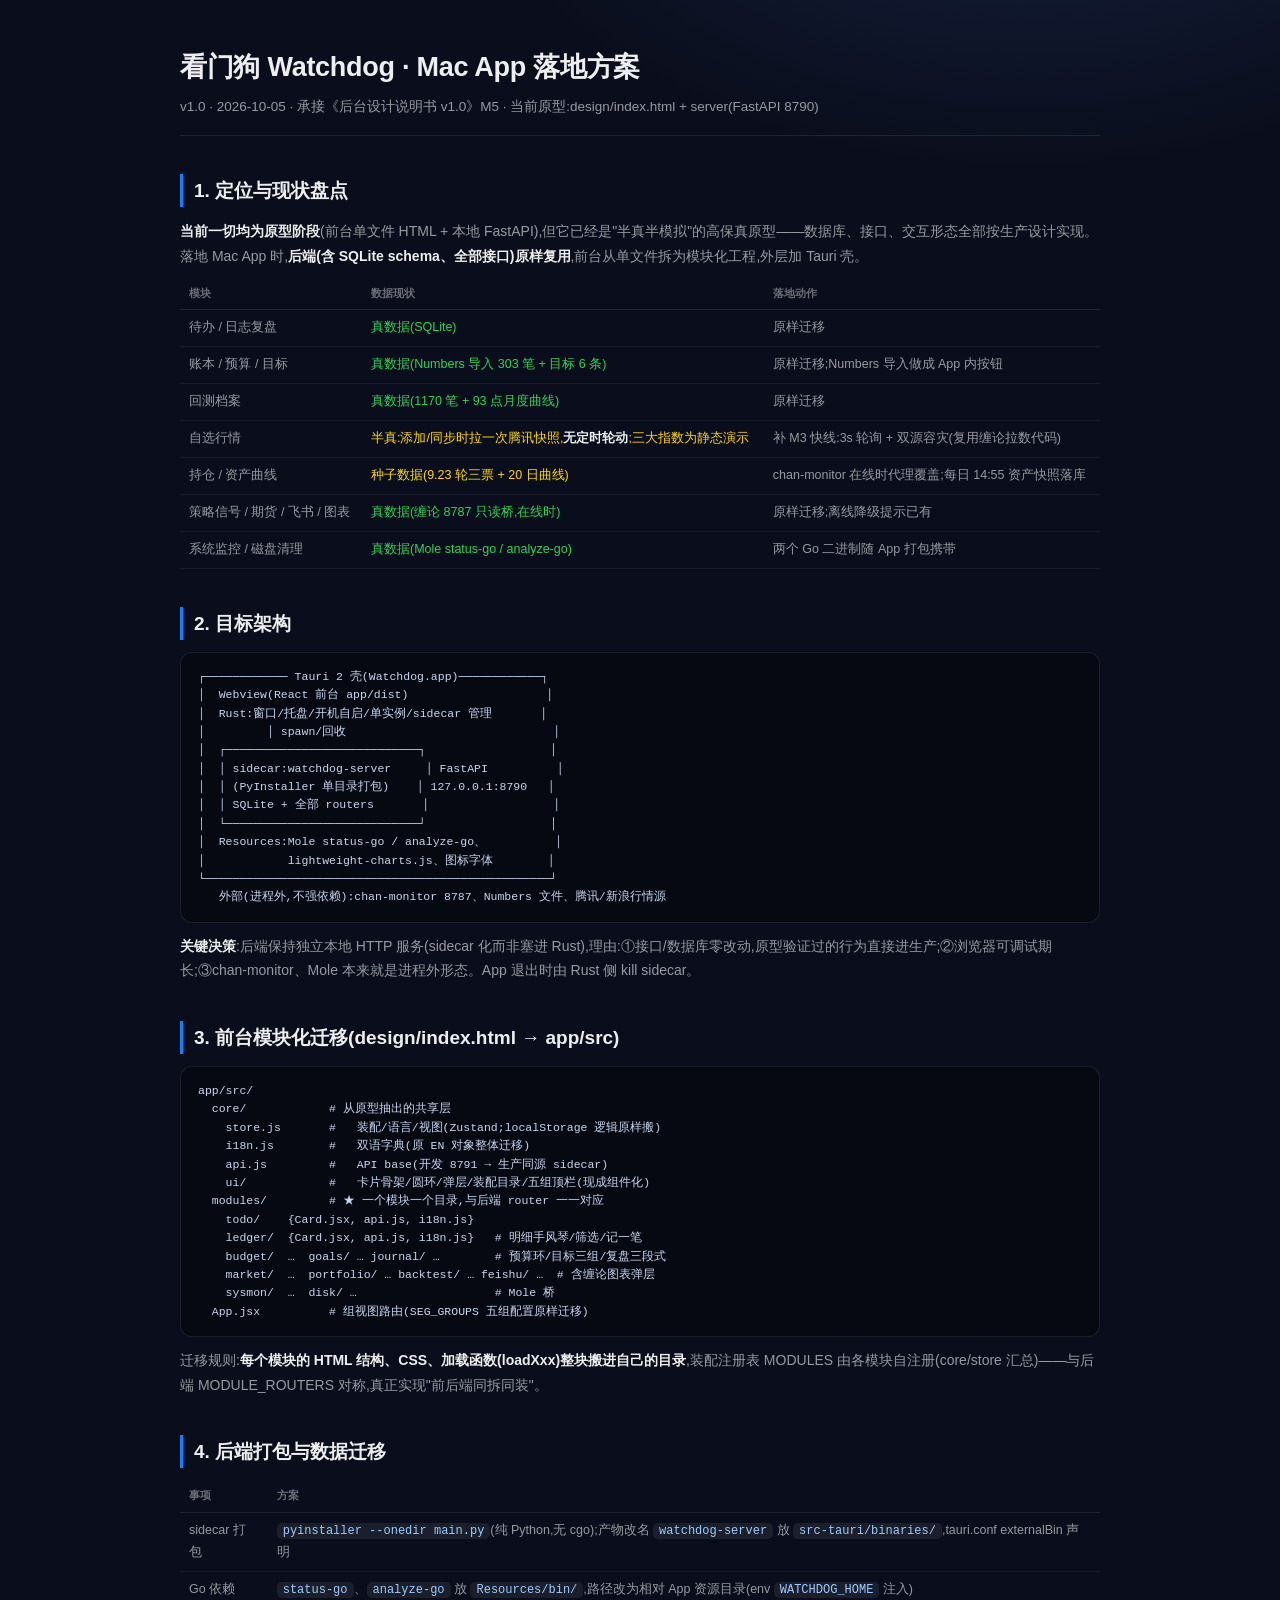
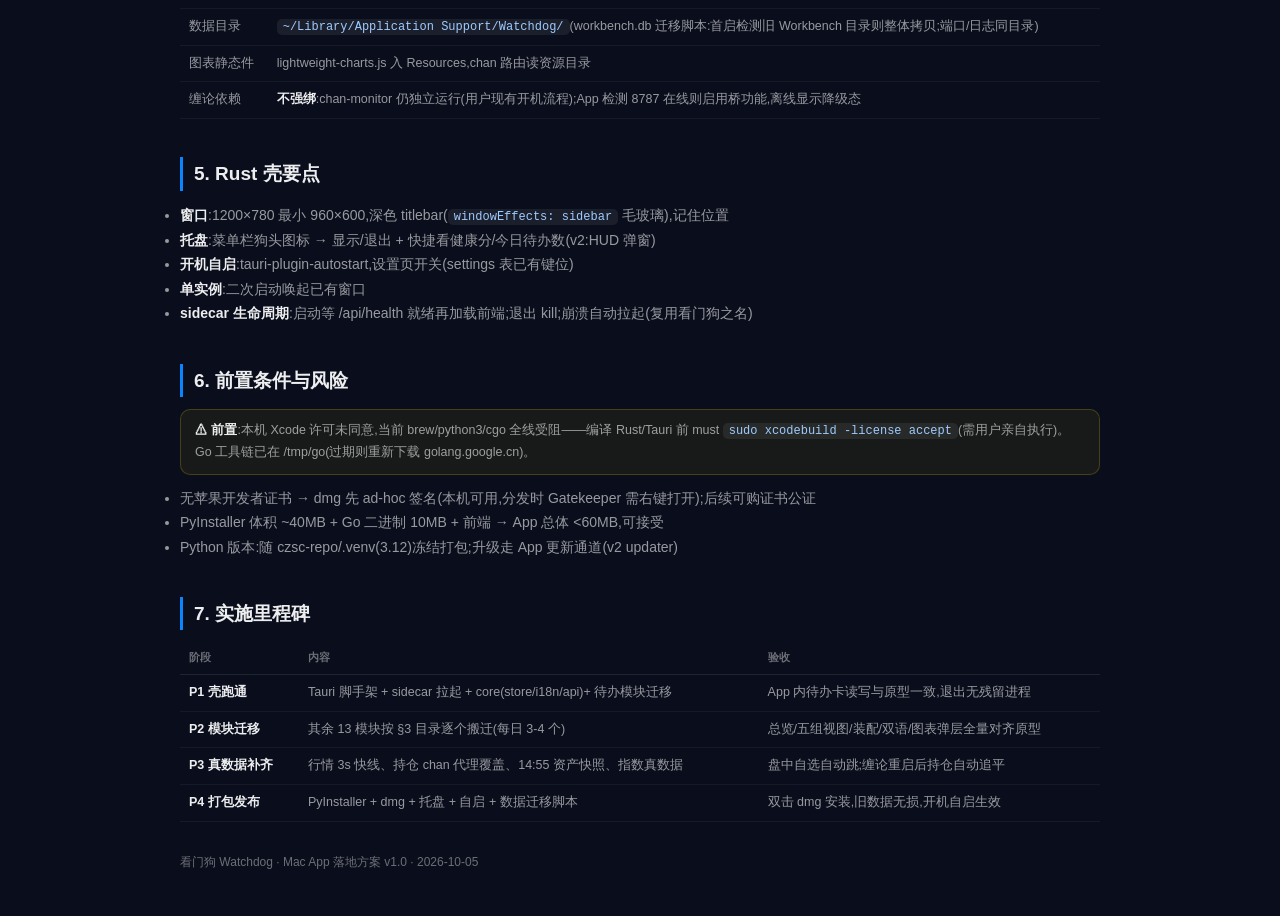
<file: docs/Tauri落地方案.html>
<!DOCTYPE html>
<html lang="zh-CN">
<head>
<meta charset="UTF-8">
<title>看门狗 Watchdog · Mac App 落地方案(Tauri)</title>
<style>
:root{color-scheme:dark;--bg:#0a0e1c;--card:rgba(255,255,255,.04);--bd:rgba(255,255,255,.09);--t1:rgba(255,255,255,.93);--t2:rgba(255,255,255,.58);--t3:rgba(255,255,255,.4);--acc:#0a84ff;--up:#ff5a5f;--dn:#30d158;--mono:ui-monospace,Menlo,monospace}
*{margin:0;padding:0;box-sizing:border-box}
body{background:radial-gradient(1000px 700px at 80% -10%,rgba(56,88,168,.32),transparent 60%),var(--bg);color:var(--t1);font-family:-apple-system,"PingFang SC",sans-serif;line-height:1.75;padding:44px 20px}
.wrap{max-width:920px;margin:0 auto}
h1{font-size:27px;letter-spacing:-.01em;margin-bottom:4px}
.sub{color:var(--t2);font-size:13.5px;margin-bottom:28px;padding-bottom:16px;border-bottom:1px solid var(--bd)}
h2{font-size:19px;margin:38px 0 12px;padding-left:11px;border-left:3px solid var(--acc)}
p,li{font-size:14px;color:var(--t2)}
b{color:var(--t1)}
code{background:rgba(255,255,255,.07);padding:1px 6px;border-radius:5px;font-family:var(--mono);font-size:12px;color:#9ecbff}
pre{background:rgba(0,0,0,.35);border:1px solid var(--bd);border-radius:12px;padding:15px 17px;font-size:11.5px;line-height:1.6;overflow-x:auto;color:#c8d6f0;margin:11px 0}
table{width:100%;border-collapse:collapse;font-size:12.5px;margin:10px 0}
th{text-align:left;color:var(--t3);font-weight:600;padding:6px 9px;border-bottom:1px solid var(--bd);font-size:11px}
td{padding:7px 9px;border-bottom:1px solid rgba(255,255,255,.05);color:var(--t2);vertical-align:top}
.card{background:var(--card);border:1px solid var(--bd);border-radius:14px;padding:16px 20px;margin:12px 0}
.ok{color:var(--dn)}.mock{color:#ffd60a}.todo{color:var(--t3)}
.note{font-size:12.5px;background:rgba(255,214,10,.06);border:1px solid rgba(255,214,10,.2);border-radius:10px;padding:10px 14px;margin:11px 0;color:var(--t2)}
</style>
</head><body><div class="wrap">

<h1>看门狗 Watchdog · Mac App 落地方案</h1>
<div class="sub">v1.0 · 2026-10-05 · 承接《后台设计说明书 v1.0》M5 · 当前原型:design/index.html + server(FastAPI 8790)</div>

<h2>1. 定位与现状盘点</h2>
<p><b>当前一切均为原型阶段</b>(前台单文件 HTML + 本地 FastAPI),但它已经是"半真半模拟"的高保真原型——数据库、接口、交互形态全部按生产设计实现。落地 Mac App 时,<b>后端(含 SQLite schema、全部接口)原样复用</b>,前台从单文件拆为模块化工程,外层加 Tauri 壳。</p>
<table>
<tr><th>模块</th><th>数据现状</th><th>落地动作</th></tr>
<tr><td>待办 / 日志复盘</td><td class="ok">真数据(SQLite)</td><td>原样迁移</td></tr>
<tr><td>账本 / 预算 / 目标</td><td class="ok">真数据(Numbers 导入 303 笔 + 目标 6 条)</td><td>原样迁移;Numbers 导入做成 App 内按钮</td></tr>
<tr><td>回测档案</td><td class="ok">真数据(1170 笔 + 93 点月度曲线)</td><td>原样迁移</td></tr>
<tr><td>自选行情</td><td class="mock">半真:添加/同步时拉一次腾讯快照,<b>无定时轮动</b>;三大指数为静态演示</td><td>补 M3 快线:3s 轮询 + 双源容灾(复用缠论拉数代码)</td></tr>
<tr><td>持仓 / 资产曲线</td><td class="mock">种子数据(9.23 轮三票 + 20 日曲线)</td><td>chan-monitor 在线时代理覆盖;每日 14:55 资产快照落库</td></tr>
<tr><td>策略信号 / 期货 / 飞书 / 图表</td><td class="ok">真数据(缠论 8787 只读桥,在线时)</td><td>原样迁移;离线降级提示已有</td></tr>
<tr><td>系统监控 / 磁盘清理</td><td class="ok">真数据(Mole status-go / analyze-go)</td><td>两个 Go 二进制随 App 打包携带</td></tr>
</table>

<h2>2. 目标架构</h2>
<pre>
┌──────────── Tauri 2 壳(Watchdog.app)────────────┐
│  Webview(React 前台 app/dist)                    │
│  Rust:窗口/托盘/开机自启/单实例/sidecar 管理       │
│         │ spawn/回收                              │
│  ┌────────────────────────────┐                  │
│  │ sidecar:watchdog-server     │ FastAPI          │
│  │ (PyInstaller 单目录打包)    │ 127.0.0.1:8790   │
│  │ SQLite + 全部 routers       │                  │
│  └────────────────────────────┘                  │
│  Resources:Mole status-go / analyze-go、          │
│            lightweight-charts.js、图标字体        │
└──────────────────────────────────────────────────┘
   外部(进程外,不强依赖):chan-monitor 8787、Numbers 文件、腾讯/新浪行情源
</pre>
<p><b>关键决策</b>:后端保持独立本地 HTTP 服务(sidecar 化而非塞进 Rust),理由:①接口/数据库零改动,原型验证过的行为直接进生产;②浏览器可调试期长;③chan-monitor、Mole 本来就是进程外形态。App 退出时由 Rust 侧 kill sidecar。</p>

<h2>3. 前台模块化迁移(design/index.html → app/src)</h2>
<pre>
app/src/
  core/            # 从原型抽出的共享层
    store.js       #   装配/语言/视图(Zustand;localStorage 逻辑原样搬)
    i18n.js        #   双语字典(原 EN 对象整体迁移)
    api.js         #   API base(开发 8791 → 生产同源 sidecar)
    ui/            #   卡片骨架/圆环/弹层/装配目录/五组顶栏(现成组件化)
  modules/         # ★ 一个模块一个目录,与后端 router 一一对应
    todo/    {Card.jsx, api.js, i18n.js}
    ledger/  {Card.jsx, api.js, i18n.js}   # 明细手风琴/筛选/记一笔
    budget/  …  goals/ … journal/ …        # 预算环/目标三组/复盘三段式
    market/  …  portfolio/ … backtest/ … feishu/ …  # 含缠论图表弹层
    sysmon/  …  disk/ …                    # Mole 桥
  App.jsx          # 组视图路由(SEG_GROUPS 五组配置原样迁移)
</pre>
<p>迁移规则:<b>每个模块的 HTML 结构、CSS、加载函数(loadXxx)整块搬进自己的目录</b>,装配注册表 MODULES 由各模块自注册(core/store 汇总)——与后端 MODULE_ROUTERS 对称,真正实现"前后端同拆同装"。</p>

<h2>4. 后端打包与数据迁移</h2>
<table>
<tr><th>事项</th><th>方案</th></tr>
<tr><td>sidecar 打包</td><td><code>pyinstaller --onedir main.py</code>(纯 Python,无 cgo);产物改名 <code>watchdog-server</code> 放 <code>src-tauri/binaries/</code>,tauri.conf externalBin 声明</td></tr>
<tr><td>Go 依赖</td><td><code>status-go</code>、<code>analyze-go</code> 放 <code>Resources/bin/</code>,路径改为相对 App 资源目录(env <code>WATCHDOG_HOME</code> 注入)</td></tr>
<tr><td>数据目录</td><td><code>~/Library/Application Support/Watchdog/</code>(workbench.db 迁移脚本:首启检测旧 Workbench 目录则整体拷贝;端口/日志同目录)</td></tr>
<tr><td>图表静态件</td><td>lightweight-charts.js 入 Resources,chan 路由读资源目录</td></tr>
<tr><td>缠论依赖</td><td><b>不强绑</b>:chan-monitor 仍独立运行(用户现有开机流程);App 检测 8787 在线则启用桥功能,离线显示降级态</td></tr>
</table>

<h2>5. Rust 壳要点</h2>
<ul>
<li><b>窗口</b>:1200×780 最小 960×600,深色 titlebar(<code>windowEffects: sidebar</code> 毛玻璃),记住位置</li>
<li><b>托盘</b>:菜单栏狗头图标 → 显示/退出 + 快捷看健康分/今日待办数(v2:HUD 弹窗)</li>
<li><b>开机自启</b>:tauri-plugin-autostart,设置页开关(settings 表已有键位)</li>
<li><b>单实例</b>:二次启动唤起已有窗口</li>
<li><b>sidecar 生命周期</b>:启动等 /api/health 就绪再加载前端;退出 kill;崩溃自动拉起(复用看门狗之名)</li>
</ul>

<h2>6. 前置条件与风险</h2>
<div class="note"><b>⚠ 前置</b>:本机 Xcode 许可未同意,当前 brew/python3/cgo 全线受阻——编译 Rust/Tauri 前 must <code>sudo xcodebuild -license accept</code>(需用户亲自执行)。Go 工具链已在 /tmp/go(过期则重新下载 golang.google.cn)。</div>
<ul>
<li>无苹果开发者证书 → dmg 先 ad-hoc 签名(本机可用,分发时 Gatekeeper 需右键打开);后续可购证书公证</li>
<li>PyInstaller 体积 ~40MB + Go 二进制 10MB + 前端 → App 总体 &lt;60MB,可接受</li>
<li>Python 版本:随 czsc-repo/.venv(3.12)冻结打包;升级走 App 更新通道(v2 updater)</li>
</ul>

<h2>7. 实施里程碑</h2>
<table>
<tr><th>阶段</th><th>内容</th><th>验收</th></tr>
<tr><td><b>P1 壳跑通</b></td><td>Tauri 脚手架 + sidecar 拉起 + core(store/i18n/api)+ 待办模块迁移</td><td>App 内待办卡读写与原型一致,退出无残留进程</td></tr>
<tr><td><b>P2 模块迁移</b></td><td>其余 13 模块按 §3 目录逐个搬迁(每日 3-4 个)</td><td>总览/五组视图/装配/双语/图表弹层全量对齐原型</td></tr>
<tr><td><b>P3 真数据补齐</b></td><td>行情 3s 快线、持仓 chan 代理覆盖、14:55 资产快照、指数真数据</td><td>盘中自选自动跳;缠论重启后持仓自动追平</td></tr>
<tr><td><b>P4 打包发布</b></td><td>PyInstaller + dmg + 托盘 + 自启 + 数据迁移脚本</td><td>双击 dmg 安装,旧数据无损,开机自启生效</td></tr>
</table>
<p style="margin-top:30px;color:var(--t3);font-size:12px">看门狗 Watchdog · Mac App 落地方案 v1.0 · 2026-10-05</p>
</div></body></html>
</file>
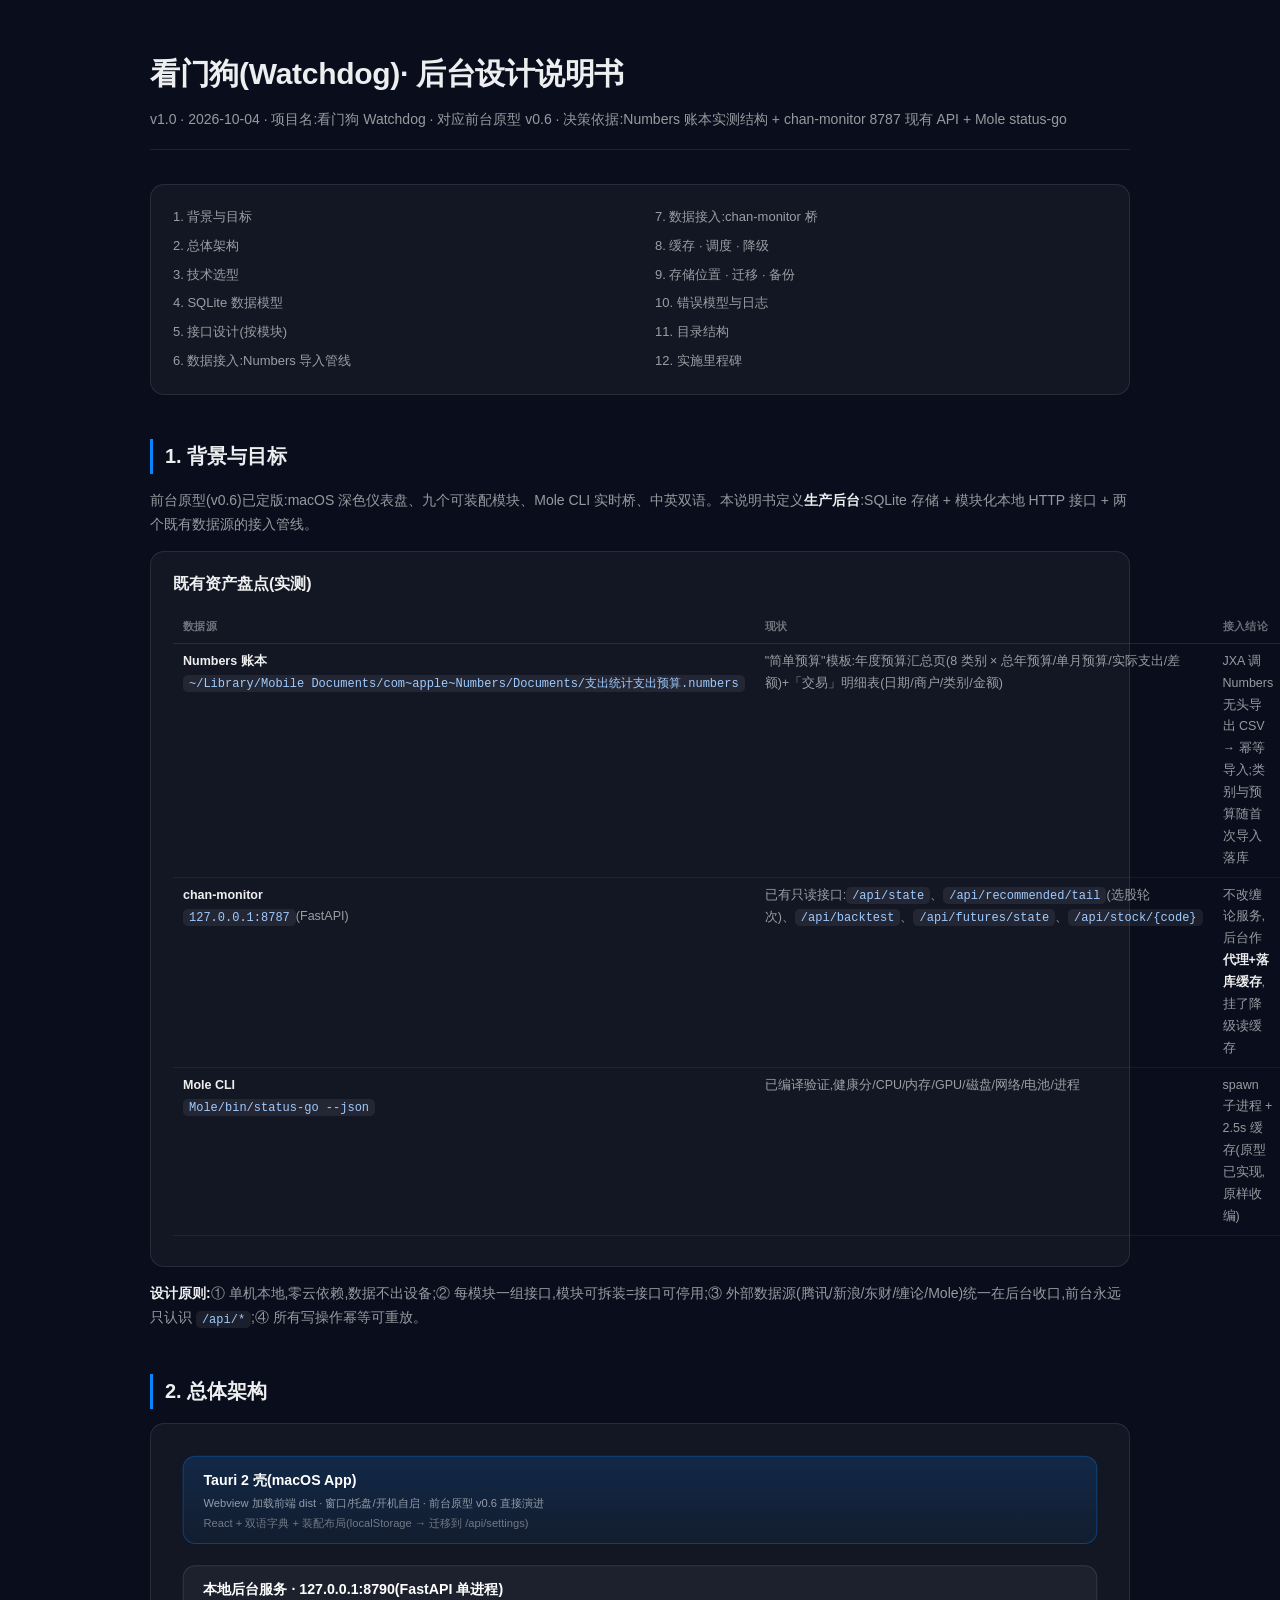
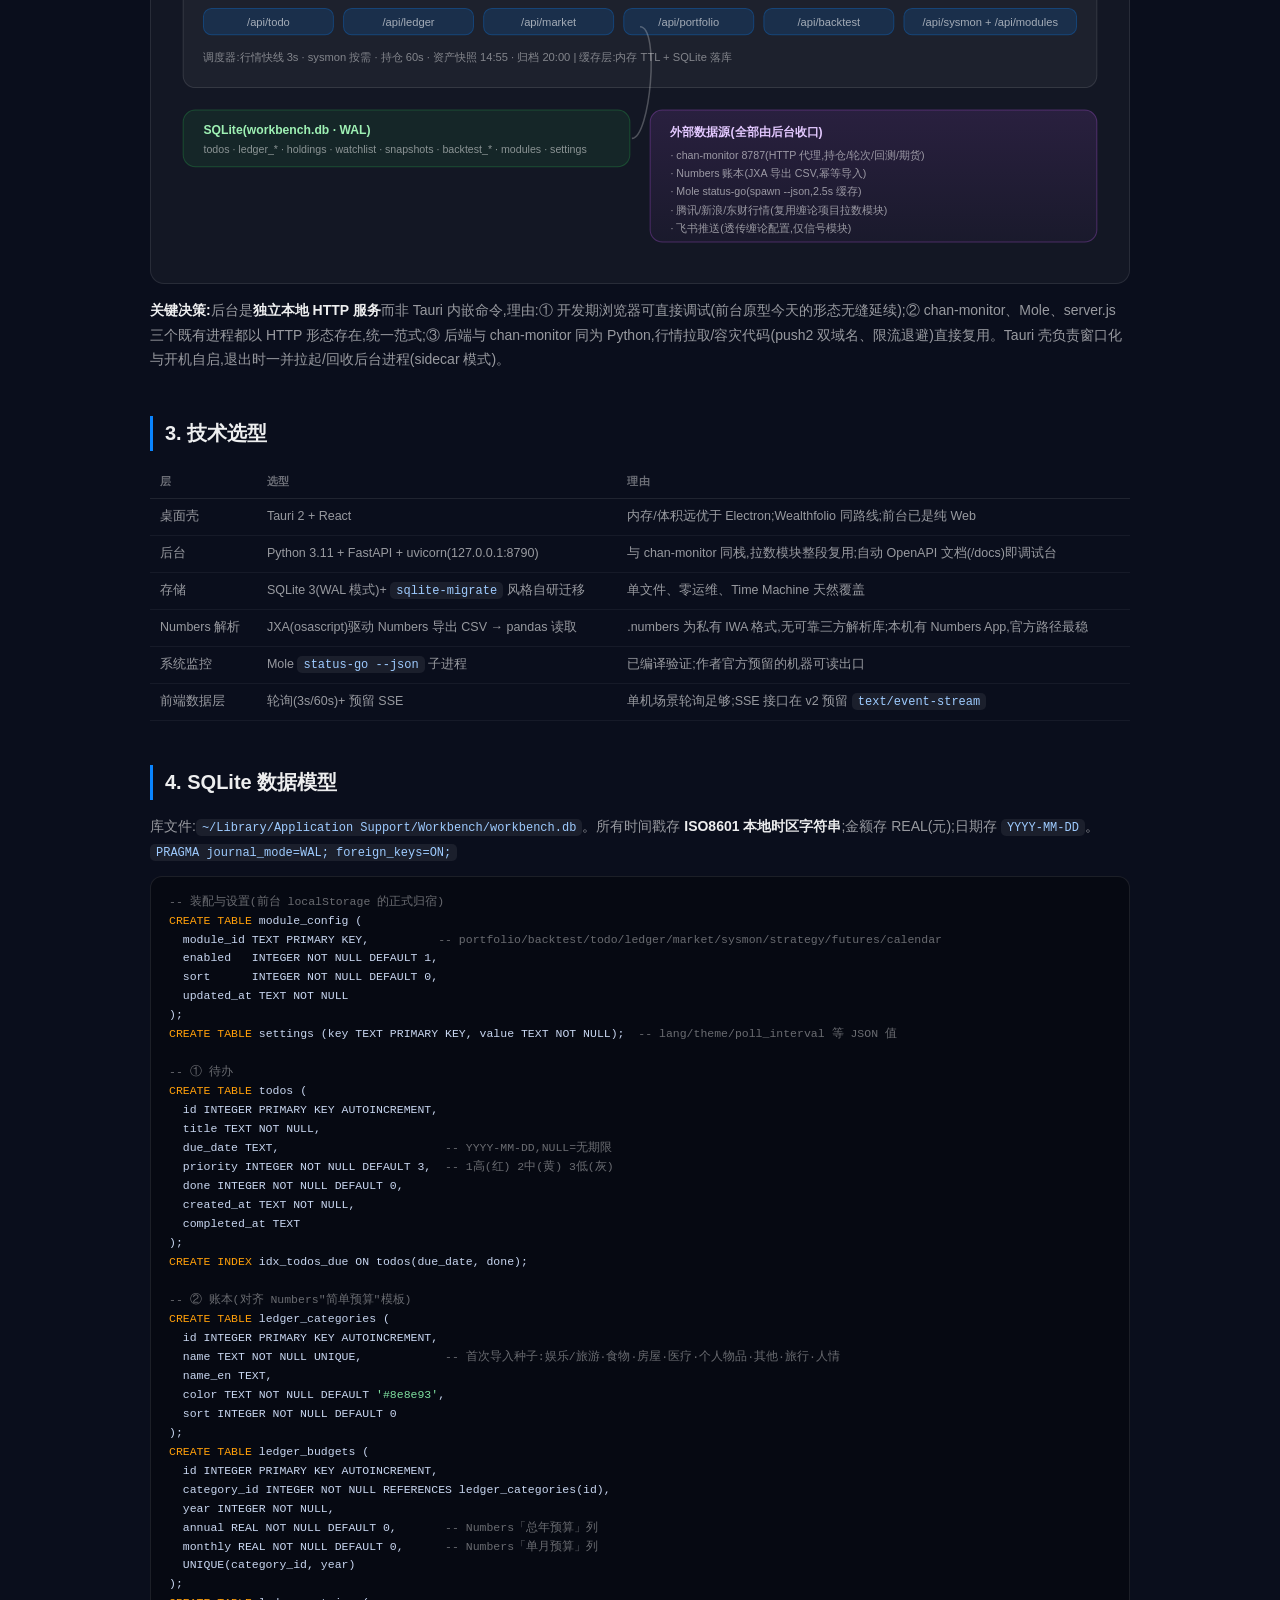
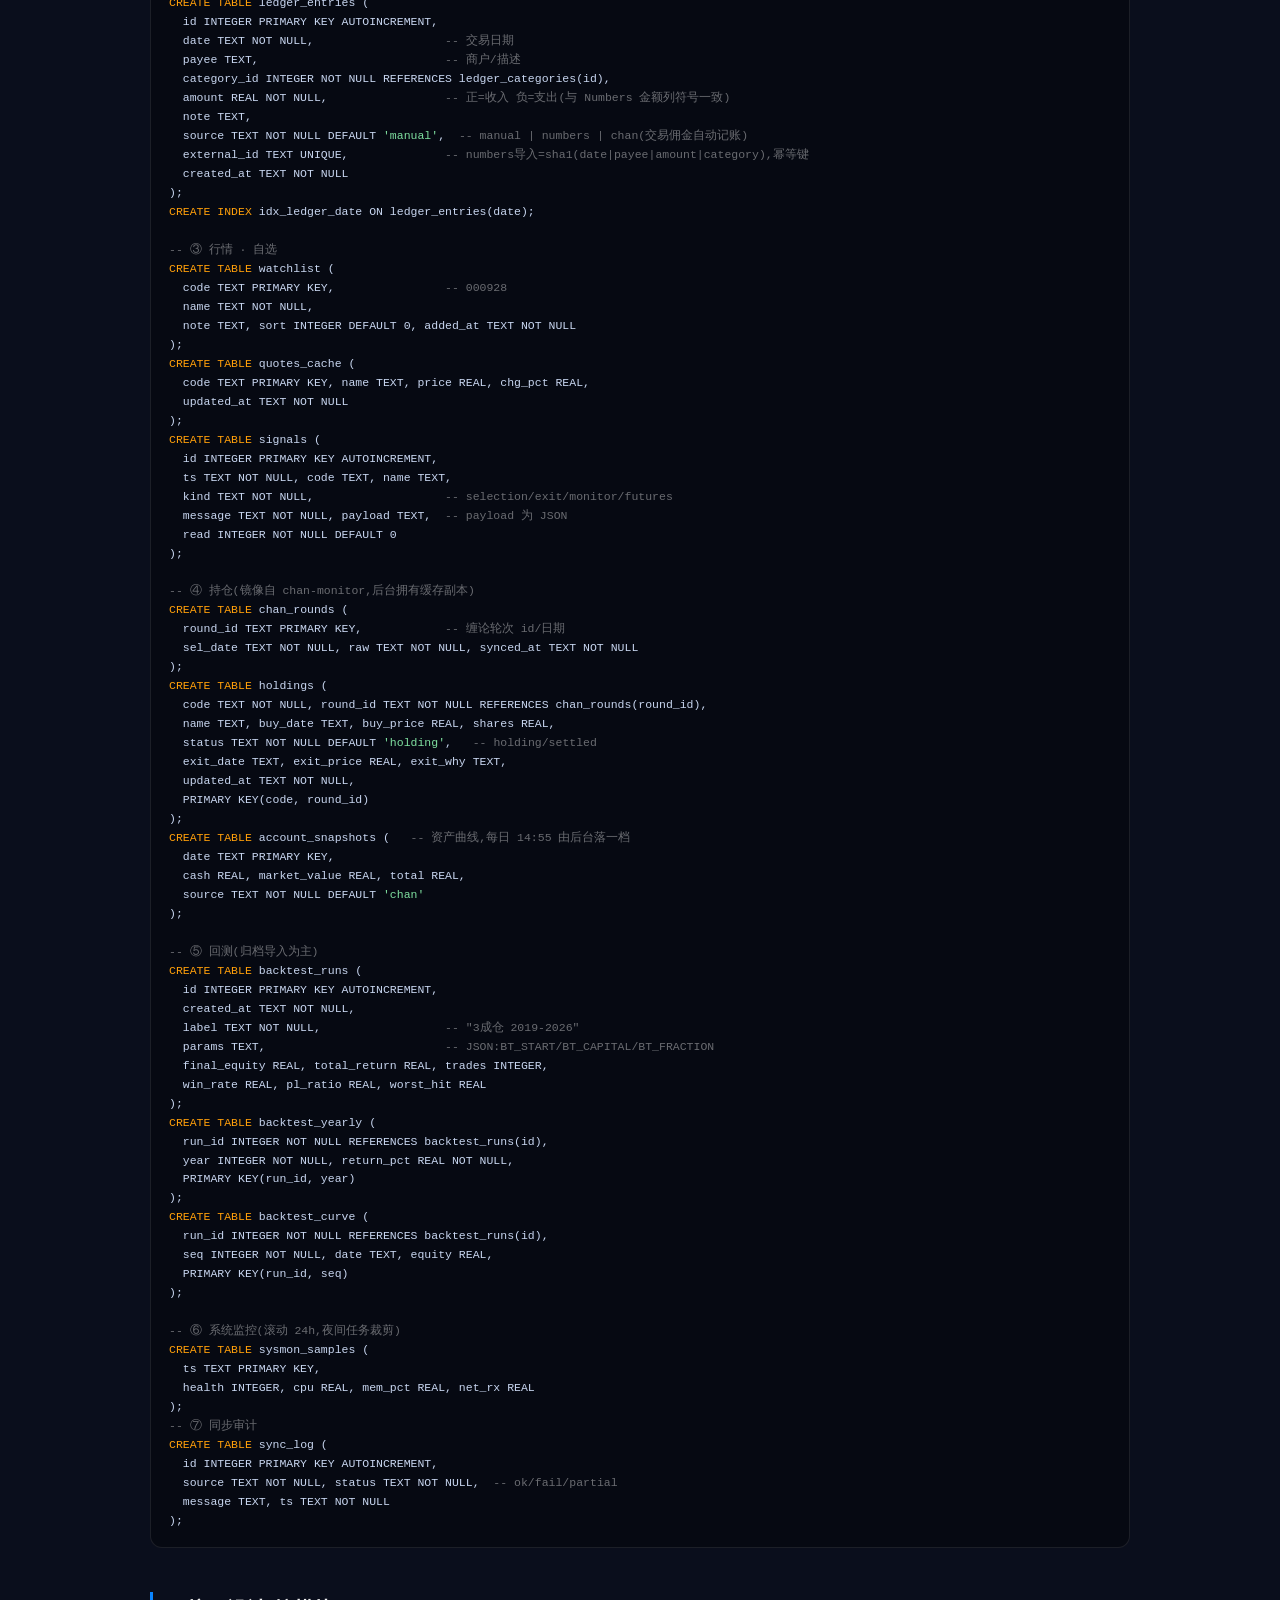
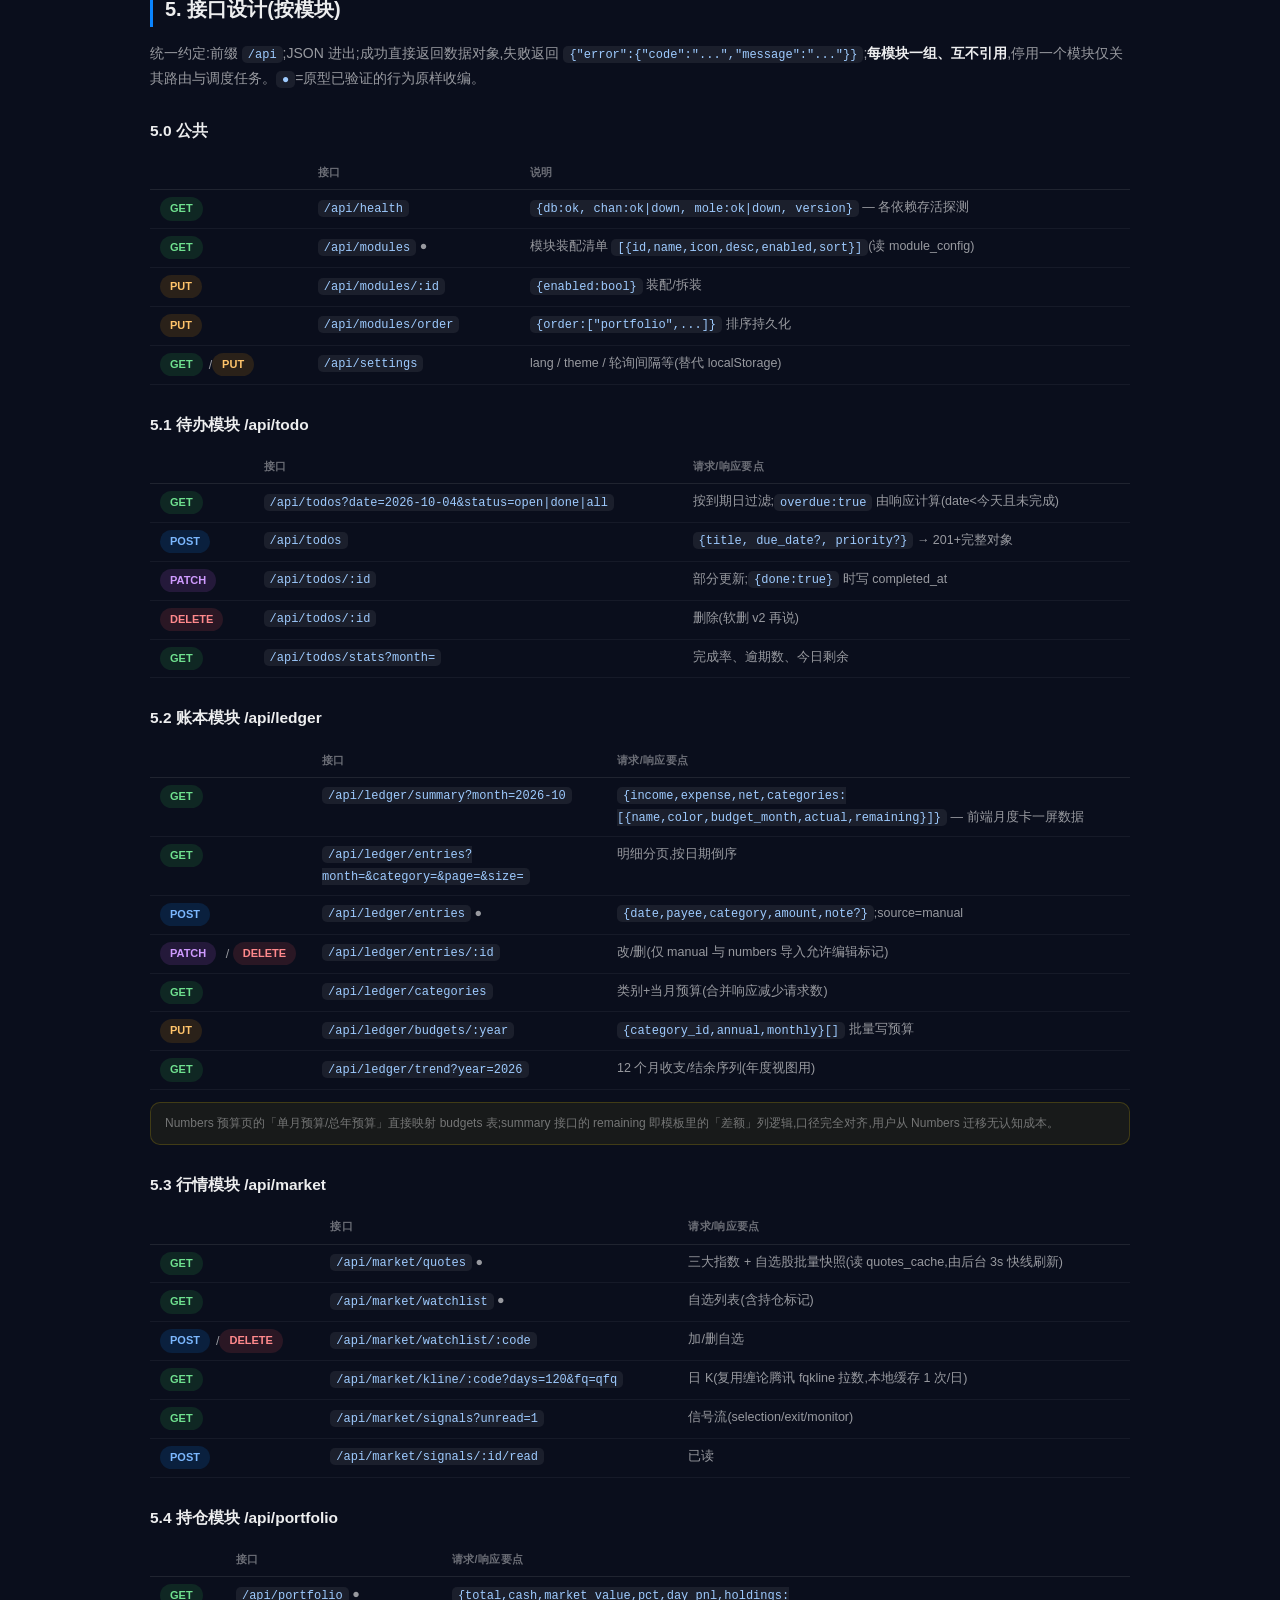
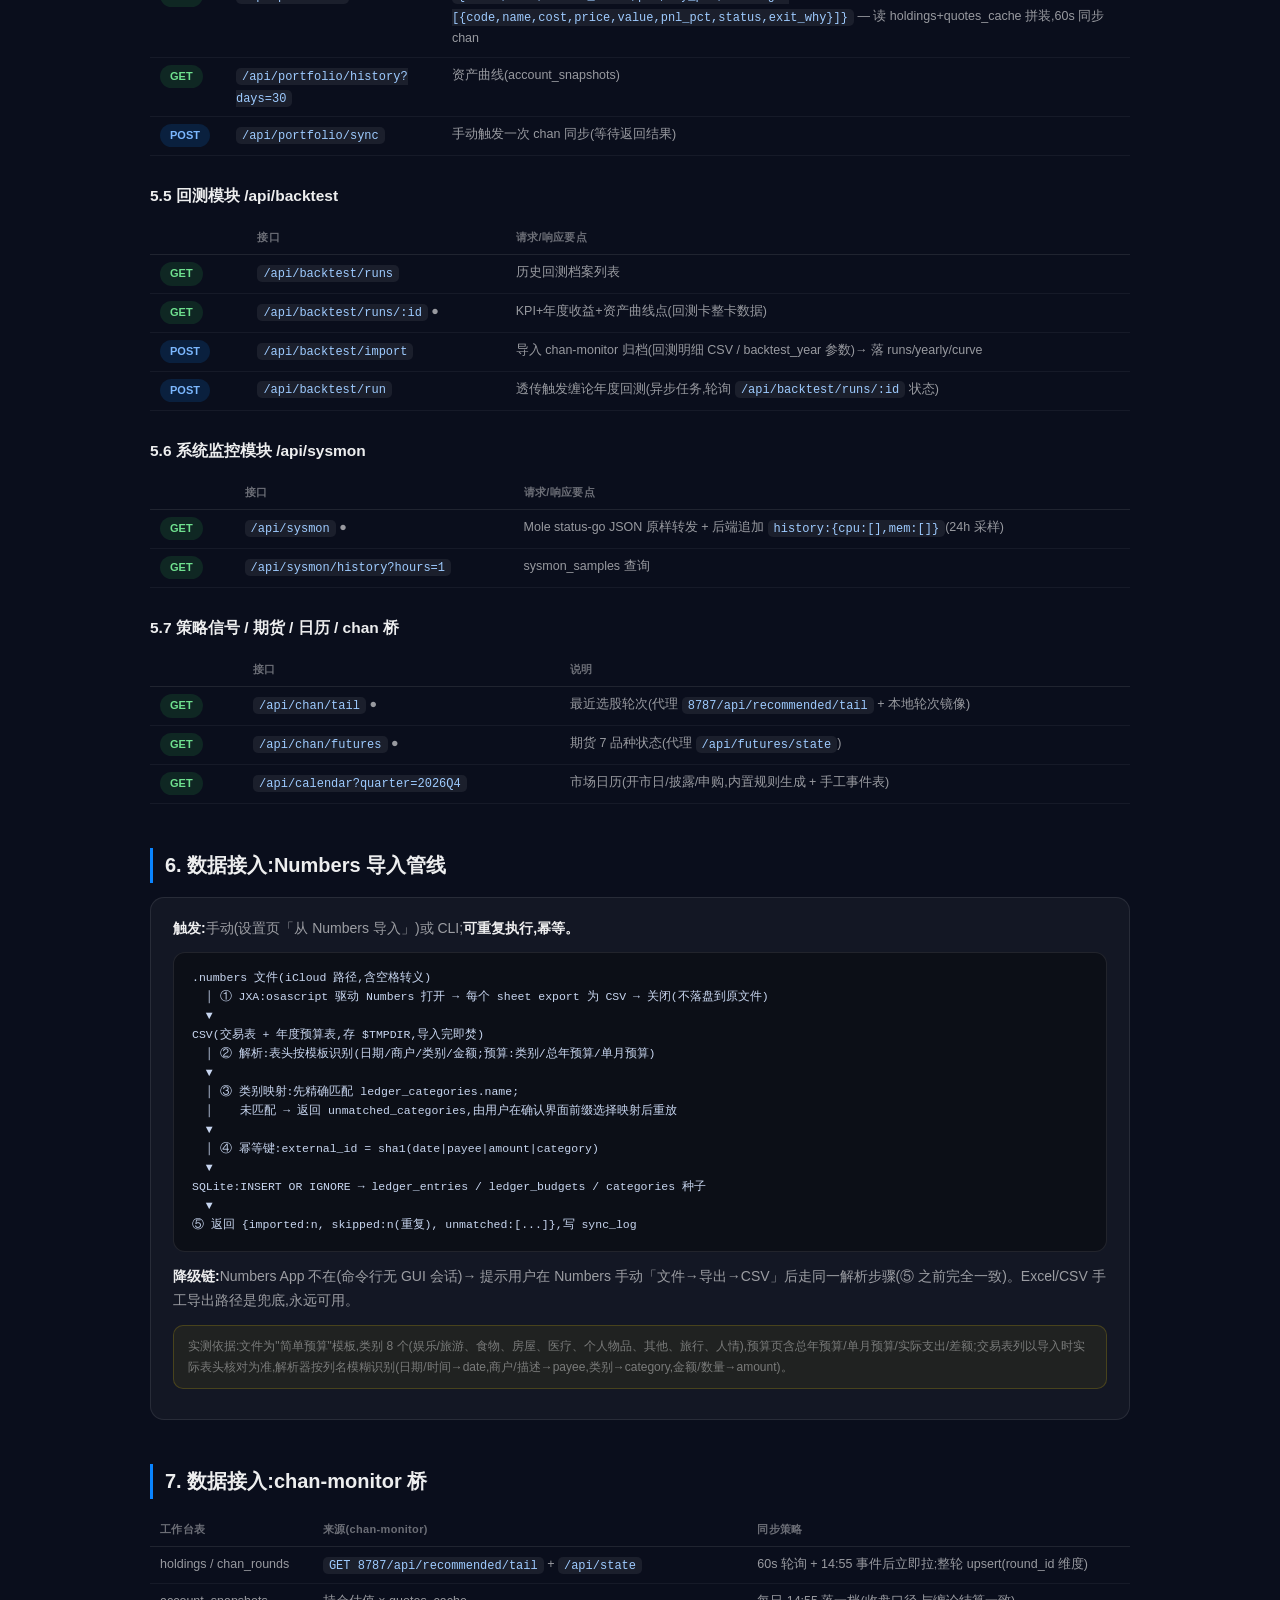
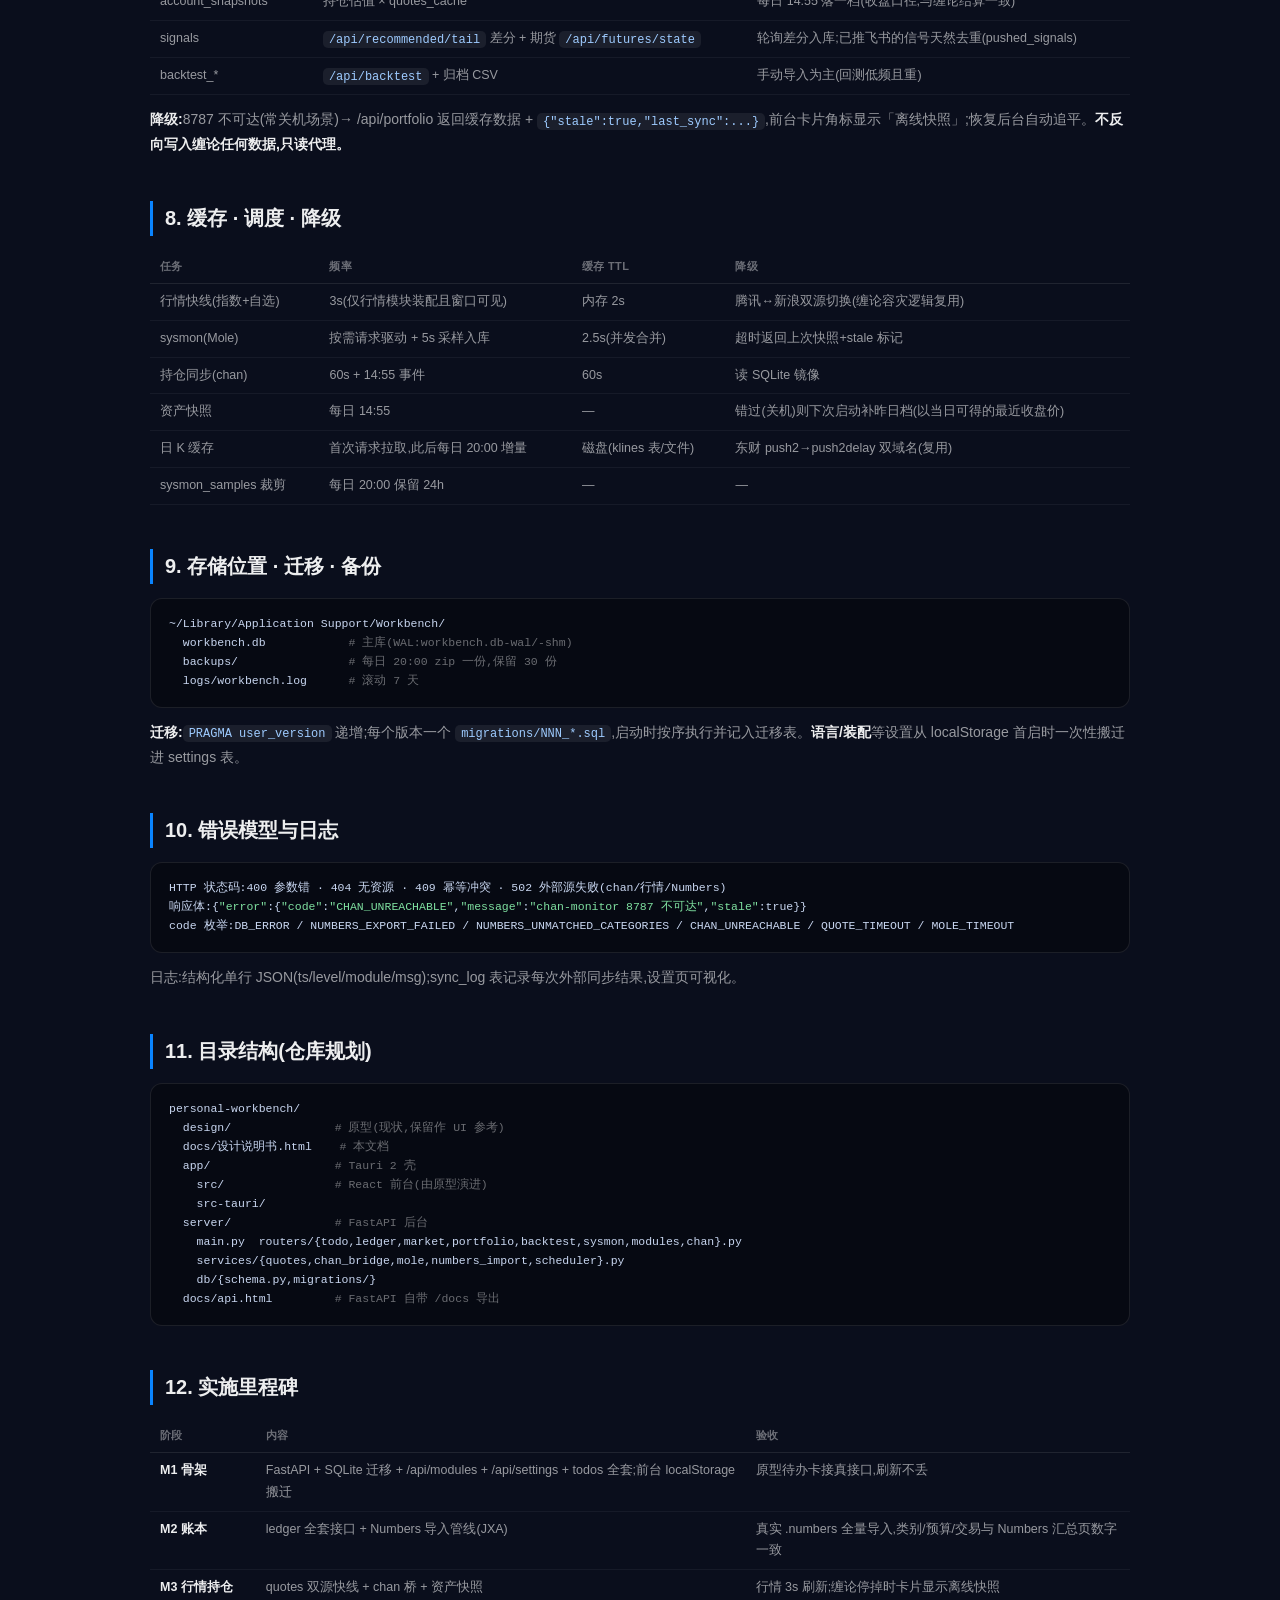
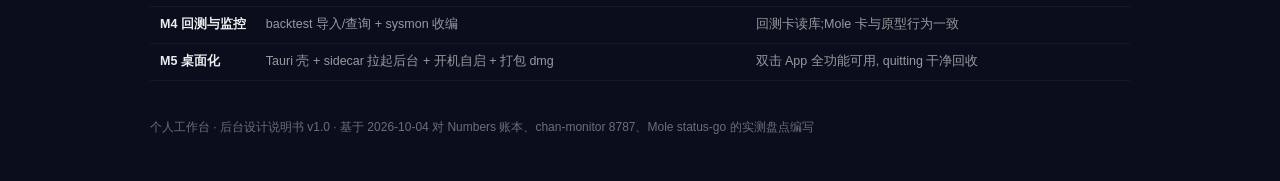
<file: docs/设计说明书.html>
<!DOCTYPE html>
<html lang="zh-CN">
<head>
<meta charset="UTF-8">
<title>看门狗 · 后台设计说明书 v1.0</title>
<style>
:root{color-scheme:dark;--bg:#0a0e1c;--card:rgba(255,255,255,.04);--bd:rgba(255,255,255,.09);--t1:rgba(255,255,255,.93);--t2:rgba(255,255,255,.58);--t3:rgba(255,255,255,.4);--acc:#0a84ff;--up:#ff5a5f;--dn:#30d158;--warn:#ffd60a;--mono:ui-monospace,SFMono-Regular,Menlo,monospace}
*{margin:0;padding:0;box-sizing:border-box}
body{background:radial-gradient(1100px 700px at 75% -10%,rgba(56,88,168,.35),transparent 60%),radial-gradient(800px 600px at -10% 110%,rgba(80,60,140,.25),transparent 55%),var(--bg);color:var(--t1);font-family:-apple-system,"PingFang SC","SF Pro Text",sans-serif;line-height:1.75;padding:48px 20px;-webkit-font-smoothing:antialiased}
.wrap{max-width:980px;margin:0 auto}
h1{font-size:30px;letter-spacing:-.01em;margin-bottom:6px}
.sub{color:var(--t2);font-size:14px;margin-bottom:34px;padding-bottom:18px;border-bottom:1px solid var(--bd)}
h2{font-size:20px;margin:44px 0 14px;padding-left:12px;border-left:3px solid var(--acc)}
h3{font-size:15.5px;margin:26px 0 10px;color:var(--t1)}
p,li{font-size:14px;color:var(--t2)}
b{color:var(--t1)}
.card{background:var(--card);border:1px solid var(--bd);border-radius:14px;padding:18px 22px;margin:14px 0}
table{width:100%;border-collapse:collapse;font-size:12.5px;margin:12px 0}
th{text-align:left;color:var(--t3);font-weight:600;padding:7px 10px;border-bottom:1px solid var(--bd);font-size:11px;letter-spacing:.03em}
td{padding:7px 10px;border-bottom:1px solid rgba(255,255,255,.05);color:var(--t2);vertical-align:top}
td:first-child{white-space:nowrap}
code,pre{font-family:var(--mono)}
code{background:rgba(255,255,255,.07);padding:1.5px 6px;border-radius:5px;font-size:12px;color:#9ecbff}
pre{background:rgba(0,0,0,.35);border:1px solid var(--bd);border-radius:12px;padding:16px 18px;font-size:11.5px;line-height:1.65;overflow-x:auto;color:#c8d6f0;margin:12px 0}
.kw{color:#ff9f0a}.cm{color:var(--t3)}.str{color:#7fe0a0}
.tag{display:inline-block;font-size:11px;font-weight:600;padding:2px 10px;border-radius:99px;margin-right:6px;vertical-align:1px}
.tag.get{background:rgba(48,209,88,.13);color:#6fe08f}
.tag.post{background:rgba(10,132,255,.15);color:#7cb8ff}
.tag.put{background:rgba(255,159,10,.13);color:#ffc46b}
.tag.patch{background:rgba(191,90,242,.14);color:#cf9bff}
.tag.del{background:rgba(255,90,95,.13);color:#ff898c}
.ok{color:var(--dn)}.bad{color:var(--up)}
.toc{columns:2;column-gap:30px;font-size:13px}
.toc a{color:var(--t2);text-decoration:none;display:block;padding:3px 0}
.toc a:hover{color:#fff}
.note{font-size:12px;color:var(--t3);background:rgba(255,214,10,.06);border:1px solid rgba(255,214,10,.18);border-radius:10px;padding:10px 14px;margin:12px 0}
.grid2{display:grid;grid-template-columns:1fr 1fr;gap:14px}
@media(max-width:760px){.grid2{grid-template-columns:1fr}.toc{columns:1}}
svg text{font-family:-apple-system,"PingFang SC",sans-serif}
.num{font-variant-numeric:tabular-nums}
</style>
</head>
<body><div class="wrap">

<h1>看门狗(Watchdog)· 后台设计说明书</h1>
<div class="sub">v1.0 · 2026-10-04 · 项目名:看门狗 Watchdog · 对应前台原型 v0.6 · 决策依据:Numbers 账本实测结构 + chan-monitor 8787 现有 API + Mole status-go</div>

<div class="card"><div class="toc">
<a>1. 背景与目标</a><a>2. 总体架构</a><a>3. 技术选型</a><a>4. SQLite 数据模型</a><a>5. 接口设计(按模块)</a><a>6. 数据接入:Numbers 导入管线</a><a>7. 数据接入:chan-monitor 桥</a><a>8. 缓存 · 调度 · 降级</a><a>9. 存储位置 · 迁移 · 备份</a><a>10. 错误模型与日志</a><a>11. 目录结构</a><a>12. 实施里程碑</a>
</div></div>

<h2>1. 背景与目标</h2>
<p>前台原型(v0.6)已定版:macOS 深色仪表盘、九个可装配模块、Mole CLI 实时桥、中英双语。本说明书定义<b>生产后台</b>:SQLite 存储 + 模块化本地 HTTP 接口 + 两个既有数据源的接入管线。</p>
<div class="card"><b>既有资产盘点(实测)</b>
<table>
<tr><th>数据源</th><th>现状</th><th>接入结论</th></tr>
<tr><td><b>Numbers 账本</b><br><code>~/Library/Mobile Documents/com~apple~Numbers/Documents/支出统计支出预算.numbers</code></td><td>"简单预算"模板:年度预算汇总页(8 类别 × 总年预算/单月预算/实际支出/差额)+「交易」明细表(日期/商户/类别/金额)</td><td>JXA 调 Numbers 无头导出 CSV → 幂等导入;类别与预算随首次导入落库</td></tr>
<tr><td><b>chan-monitor</b><br><code>127.0.0.1:8787</code>(FastAPI)</td><td>已有只读接口:<code>/api/state</code>、<code>/api/recommended/tail</code>(选股轮次)、<code>/api/backtest</code>、<code>/api/futures/state</code>、<code>/api/stock/{code}</code></td><td>不改缠论服务,后台作<b>代理+落库缓存</b>,挂了降级读缓存</td></tr>
<tr><td><b>Mole CLI</b><br><code>Mole/bin/status-go --json</code></td><td>已编译验证,健康分/CPU/内存/GPU/磁盘/网络/电池/进程</td><td>spawn 子进程 + 2.5s 缓存(原型已实现,原样收编)</td></tr>
</table></div>
<p><b>设计原则:</b>① 单机本地,零云依赖,数据不出设备;② 每模块一组接口,模块可拆装=接口可停用;③ 外部数据源(腾讯/新浪/东财/缠论/Mole)统一在后台收口,前台永远只认识 <code>/api/*</code>;④ 所有写操作幂等可重放。</p>

<h2>2. 总体架构</h2>
<div class="card" style="padding:22px">
<svg viewBox="0 0 920 400" width="100%" xmlns="http://www.w3.org/2000/svg">
<defs>
<linearGradient id="g1" x1="0" y1="0" x2="0" y2="1"><stop offset="0" stop-color="rgba(10,132,255,.16)"/><stop offset="1" stop-color="rgba(10,132,255,.05)"/></linearGradient>
<linearGradient id="g2" x1="0" y1="0" x2="0" y2="1"><stop offset="0" stop-color="rgba(191,90,242,.13)"/><stop offset="1" stop-color="rgba(191,90,242,.04)"/></linearGradient>
</defs>
<rect x="10" y="10" width="900" height="86" rx="12" fill="url(#g1)" stroke="rgba(10,132,255,.35)"/>
<text x="30" y="38" fill="#fff" font-size="14" font-weight="700">Tauri 2 壳(macOS App)</text>
<text x="30" y="60" fill="rgba(255,255,255,.55)" font-size="11">Webview 加载前端 dist · 窗口/托盘/开机自启 · 前台原型 v0.6 直接演进</text>
<text x="30" y="80" fill="rgba(255,255,255,.4)" font-size="11">React + 双语字典 + 装配布局(localStorage → 迁移到 /api/settings)</text>

<rect x="10" y="118" width="900" height="120" rx="12" fill="rgba(255,255,255,.045)" stroke="rgba(255,255,255,.12)"/>
<text x="30" y="146" fill="#fff" font-size="14" font-weight="700">本地后台服务 · 127.0.0.1:8790(FastAPI 单进程)</text>
<g font-size="11" fill="rgba(255,255,255,.6)">
<rect x="30" y="160" width="128" height="26" rx="8" fill="rgba(10,132,255,.14)" stroke="rgba(10,132,255,.3)"/><text x="94" y="177" text-anchor="middle">/api/todo</text>
<rect x="168" y="160" width="128" height="26" rx="8" fill="rgba(10,132,255,.14)" stroke="rgba(10,132,255,.3)"/><text x="232" y="177" text-anchor="middle">/api/ledger</text>
<rect x="306" y="160" width="128" height="26" rx="8" fill="rgba(10,132,255,.14)" stroke="rgba(10,132,255,.3)"/><text x="370" y="177" text-anchor="middle">/api/market</text>
<rect x="444" y="160" width="128" height="26" rx="8" fill="rgba(10,132,255,.14)" stroke="rgba(10,132,255,.3)"/><text x="508" y="177" text-anchor="middle">/api/portfolio</text>
<rect x="582" y="160" width="128" height="26" rx="8" fill="rgba(10,132,255,.14)" stroke="rgba(10,132,255,.3)"/><text x="646" y="177" text-anchor="middle">/api/backtest</text>
<rect x="720" y="160" width="170" height="26" rx="8" fill="rgba(10,132,255,.14)" stroke="rgba(10,132,255,.3)"/><text x="805" y="177" text-anchor="middle">/api/sysmon + /api/modules</text>
<text x="30" y="212" fill="rgba(255,255,255,.45)">调度器:行情快线 3s · sysmon 按需 · 持仓 60s · 资产快照 14:55 · 归档 20:00 | 缓存层:内存 TTL + SQLite 落库</text>
</g>

<rect x="10" y="260" width="440" height="56" rx="12" fill="rgba(48,209,88,.08)" stroke="rgba(48,209,88,.25)"/>
<text x="30" y="284" fill="#9ef0b4" font-size="12" font-weight="700">SQLite(workbench.db · WAL)</text>
<text x="30" y="302" fill="rgba(255,255,255,.5)" font-size="10.5">todos · ledger_* · holdings · watchlist · snapshots · backtest_* · modules · settings</text>

<rect x="470" y="260" width="440" height="130" rx="12" fill="url(#g2)" stroke="rgba(191,90,242,.3)"/>
<text x="490" y="286" fill="#e3c8ff" font-size="12" font-weight="700">外部数据源(全部由后台收口)</text>
<g font-size="10.5" fill="rgba(255,255,255,.55)">
<text x="490" y="308">· chan-monitor 8787(HTTP 代理,持仓/轮次/回测/期货)</text>
<text x="490" y="326">· Numbers 账本(JXA 导出 CSV,幂等导入)</text>
<text x="490" y="344">· Mole status-go(spawn --json,2.5s 缓存)</text>
<text x="490" y="362">· 腾讯/新浪/东财行情(复用缠论项目拉数模块)</text>
<text x="490" y="380">· 飞书推送(透传缠论配置,仅信号模块)</text>
</g>
<path d="M460,178 C480,178 470,288 452,288" stroke="rgba(255,255,255,.25)" fill="none" stroke-width="1.5" marker-end="url(#a)"/>
</svg>
</div>
<p><b>关键决策:</b>后台是<b>独立本地 HTTP 服务</b>而非 Tauri 内嵌命令,理由:① 开发期浏览器可直接调试(前台原型今天的形态无缝延续);② chan-monitor、Mole、server.js 三个既有进程都以 HTTP 形态存在,统一范式;③ 后端与 chan-monitor 同为 Python,行情拉取/容灾代码(push2 双域名、限流退避)直接复用。Tauri 壳负责窗口化与开机自启,退出时一并拉起/回收后台进程(sidecar 模式)。</p>

<h2>3. 技术选型</h2>
<table>
<tr><th>层</th><th>选型</th><th>理由</th></tr>
<tr><td>桌面壳</td><td>Tauri 2 + React</td><td>内存/体积远优于 Electron;Wealthfolio 同路线;前台已是纯 Web</td></tr>
<tr><td>后台</td><td>Python 3.11 + FastAPI + uvicorn(127.0.0.1:8790)</td><td>与 chan-monitor 同栈,拉数模块整段复用;自动 OpenAPI 文档(/docs)即调试台</td></tr>
<tr><td>存储</td><td>SQLite 3(WAL 模式)+ <code>sqlite-migrate</code> 风格自研迁移</td><td>单文件、零运维、Time Machine 天然覆盖</td></tr>
<tr><td>Numbers 解析</td><td>JXA(osascript)驱动 Numbers 导出 CSV → pandas 读取</td><td>.numbers 为私有 IWA 格式,无可靠三方解析库;本机有 Numbers App,官方路径最稳</td></tr>
<tr><td>系统监控</td><td>Mole <code>status-go --json</code> 子进程</td><td>已编译验证;作者官方预留的机器可读出口</td></tr>
<tr><td>前端数据层</td><td>轮询(3s/60s)+ 预留 SSE</td><td>单机场景轮询足够;SSE 接口在 v2 预留 <code>text/event-stream</code></td></tr>
</table>

<h2>4. SQLite 数据模型</h2>
<p>库文件:<code>~/Library/Application Support/Workbench/workbench.db</code>。所有时间戳存 <b>ISO8601 本地时区字符串</b>;金额存 REAL(元);日期存 <code>YYYY-MM-DD</code>。<code>PRAGMA journal_mode=WAL; foreign_keys=ON;</code></p>
<pre>
<span class="cm">-- 装配与设置(前台 localStorage 的正式归宿)</span>
<span class="kw">CREATE TABLE</span> module_config (
  module_id TEXT PRIMARY KEY,          <span class="cm">-- portfolio/backtest/todo/ledger/market/sysmon/strategy/futures/calendar</span>
  enabled   INTEGER NOT NULL DEFAULT 1,
  sort      INTEGER NOT NULL DEFAULT 0,
  updated_at TEXT NOT NULL
);
<span class="kw">CREATE TABLE</span> settings (key TEXT PRIMARY KEY, value TEXT NOT NULL);  <span class="cm">-- lang/theme/poll_interval 等 JSON 值</span>

<span class="cm">-- ① 待办</span>
<span class="kw">CREATE TABLE</span> todos (
  id INTEGER PRIMARY KEY AUTOINCREMENT,
  title TEXT NOT NULL,
  due_date TEXT,                        <span class="cm">-- YYYY-MM-DD,NULL=无期限</span>
  priority INTEGER NOT NULL DEFAULT 3,  <span class="cm">-- 1高(红) 2中(黄) 3低(灰)</span>
  done INTEGER NOT NULL DEFAULT 0,
  created_at TEXT NOT NULL,
  completed_at TEXT
);
<span class="kw">CREATE INDEX</span> idx_todos_due ON todos(due_date, done);

<span class="cm">-- ② 账本(对齐 Numbers"简单预算"模板)</span>
<span class="kw">CREATE TABLE</span> ledger_categories (
  id INTEGER PRIMARY KEY AUTOINCREMENT,
  name TEXT NOT NULL UNIQUE,            <span class="cm">-- 首次导入种子:娱乐/旅游·食物·房屋·医疗·个人物品·其他·旅行·人情</span>
  name_en TEXT,
  color TEXT NOT NULL DEFAULT <span class="str">'#8e8e93'</span>,
  sort INTEGER NOT NULL DEFAULT 0
);
<span class="kw">CREATE TABLE</span> ledger_budgets (
  id INTEGER PRIMARY KEY AUTOINCREMENT,
  category_id INTEGER NOT NULL REFERENCES ledger_categories(id),
  year INTEGER NOT NULL,
  annual REAL NOT NULL DEFAULT 0,       <span class="cm">-- Numbers「总年预算」列</span>
  monthly REAL NOT NULL DEFAULT 0,      <span class="cm">-- Numbers「单月预算」列</span>
  UNIQUE(category_id, year)
);
<span class="kw">CREATE TABLE</span> ledger_entries (
  id INTEGER PRIMARY KEY AUTOINCREMENT,
  date TEXT NOT NULL,                   <span class="cm">-- 交易日期</span>
  payee TEXT,                           <span class="cm">-- 商户/描述</span>
  category_id INTEGER NOT NULL REFERENCES ledger_categories(id),
  amount REAL NOT NULL,                 <span class="cm">-- 正=收入 负=支出(与 Numbers 金额列符号一致)</span>
  note TEXT,
  source TEXT NOT NULL DEFAULT <span class="str">'manual'</span>,  <span class="cm">-- manual | numbers | chan(交易佣金自动记账)</span>
  external_id TEXT UNIQUE,              <span class="cm">-- numbers导入=sha1(date|payee|amount|category),幂等键</span>
  created_at TEXT NOT NULL
);
<span class="kw">CREATE INDEX</span> idx_ledger_date ON ledger_entries(date);

<span class="cm">-- ③ 行情 · 自选</span>
<span class="kw">CREATE TABLE</span> watchlist (
  code TEXT PRIMARY KEY,                <span class="cm">-- 000928</span>
  name TEXT NOT NULL,
  note TEXT, sort INTEGER DEFAULT 0, added_at TEXT NOT NULL
);
<span class="kw">CREATE TABLE</span> quotes_cache (
  code TEXT PRIMARY KEY, name TEXT, price REAL, chg_pct REAL,
  updated_at TEXT NOT NULL
);
<span class="kw">CREATE TABLE</span> signals (
  id INTEGER PRIMARY KEY AUTOINCREMENT,
  ts TEXT NOT NULL, code TEXT, name TEXT,
  kind TEXT NOT NULL,                   <span class="cm">-- selection/exit/monitor/futures</span>
  message TEXT NOT NULL, payload TEXT,  <span class="cm">-- payload 为 JSON</span>
  read INTEGER NOT NULL DEFAULT 0
);

<span class="cm">-- ④ 持仓(镜像自 chan-monitor,后台拥有缓存副本)</span>
<span class="kw">CREATE TABLE</span> chan_rounds (
  round_id TEXT PRIMARY KEY,            <span class="cm">-- 缠论轮次 id/日期</span>
  sel_date TEXT NOT NULL, raw TEXT NOT NULL, synced_at TEXT NOT NULL
);
<span class="kw">CREATE TABLE</span> holdings (
  code TEXT NOT NULL, round_id TEXT NOT NULL REFERENCES chan_rounds(round_id),
  name TEXT, buy_date TEXT, buy_price REAL, shares REAL,
  status TEXT NOT NULL DEFAULT <span class="str">'holding'</span>,   <span class="cm">-- holding/settled</span>
  exit_date TEXT, exit_price REAL, exit_why TEXT,
  updated_at TEXT NOT NULL,
  PRIMARY KEY(code, round_id)
);
<span class="kw">CREATE TABLE</span> account_snapshots (   <span class="cm">-- 资产曲线,每日 14:55 由后台落一档</span>
  date TEXT PRIMARY KEY,
  cash REAL, market_value REAL, total REAL,
  source TEXT NOT NULL DEFAULT <span class="str">'chan'</span>
);

<span class="cm">-- ⑤ 回测(归档导入为主)</span>
<span class="kw">CREATE TABLE</span> backtest_runs (
  id INTEGER PRIMARY KEY AUTOINCREMENT,
  created_at TEXT NOT NULL,
  label TEXT NOT NULL,                  <span class="cm">-- "3成仓 2019-2026"</span>
  params TEXT,                          <span class="cm">-- JSON:BT_START/BT_CAPITAL/BT_FRACTION</span>
  final_equity REAL, total_return REAL, trades INTEGER,
  win_rate REAL, pl_ratio REAL, worst_hit REAL
);
<span class="kw">CREATE TABLE</span> backtest_yearly (
  run_id INTEGER NOT NULL REFERENCES backtest_runs(id),
  year INTEGER NOT NULL, return_pct REAL NOT NULL,
  PRIMARY KEY(run_id, year)
);
<span class="kw">CREATE TABLE</span> backtest_curve (
  run_id INTEGER NOT NULL REFERENCES backtest_runs(id),
  seq INTEGER NOT NULL, date TEXT, equity REAL,
  PRIMARY KEY(run_id, seq)
);

<span class="cm">-- ⑥ 系统监控(滚动 24h,夜间任务裁剪)</span>
<span class="kw">CREATE TABLE</span> sysmon_samples (
  ts TEXT PRIMARY KEY,
  health INTEGER, cpu REAL, mem_pct REAL, net_rx REAL
);
<span class="cm">-- ⑦ 同步审计</span>
<span class="kw">CREATE TABLE</span> sync_log (
  id INTEGER PRIMARY KEY AUTOINCREMENT,
  source TEXT NOT NULL, status TEXT NOT NULL,  <span class="cm">-- ok/fail/partial</span>
  message TEXT, ts TEXT NOT NULL
);
</pre>

<h2>5. 接口设计(按模块)</h2>
<p>统一约定:前缀 <code>/api</code>;JSON 进出;成功直接返回数据对象,失败返回 <code>{"error":{"code":"...","message":"..."}}</code>;<b>每模块一组、互不引用</b>,停用一个模块仅关其路由与调度任务。<code>●</code>=原型已验证的行为原样收编。</p>

<h3>5.0 公共</h3>
<table>
<tr><th></th><th>接口</th><th>说明</th></tr>
<tr><td><span class="tag get">GET</span></td><td><code>/api/health</code></td><td><code>{db:ok, chan:ok|down, mole:ok|down, version}</code> — 各依赖存活探测</td></tr>
<tr><td><span class="tag get">GET</span></td><td><code>/api/modules</code> ●</td><td>模块装配清单 <code>[{id,name,icon,desc,enabled,sort}]</code>(读 module_config)</td></tr>
<tr><td><span class="tag put">PUT</span></td><td><code>/api/modules/:id</code></td><td><code>{enabled:bool}</code> 装配/拆装</td></tr>
<tr><td><span class="tag put">PUT</span></td><td><code>/api/modules/order</code></td><td><code>{order:["portfolio",...]}</code> 排序持久化</td></tr>
<tr><td><span class="tag get">GET</span>/<span class="tag put">PUT</span></td><td><code>/api/settings</code></td><td>lang / theme / 轮询间隔等(替代 localStorage)</td></tr>
</table>

<h3>5.1 待办模块 /api/todo</h3>
<table>
<tr><th></th><th>接口</th><th>请求/响应要点</th></tr>
<tr><td><span class="tag get">GET</span></td><td><code>/api/todos?date=2026-10-04&status=open|done|all</code></td><td>按到期日过滤;<code>overdue:true</code> 由响应计算(date&lt;今天且未完成)</td></tr>
<tr><td><span class="tag post">POST</span></td><td><code>/api/todos</code></td><td><code>{title, due_date?, priority?}</code> → 201+完整对象</td></tr>
<tr><td><span class="tag patch">PATCH</span></td><td><code>/api/todos/:id</code></td><td>部分更新;<code>{done:true}</code> 时写 completed_at</td></tr>
<tr><td><span class="tag del">DELETE</span></td><td><code>/api/todos/:id</code></td><td>删除(软删 v2 再说)</td></tr>
<tr><td><span class="tag get">GET</span></td><td><code>/api/todos/stats?month=</code></td><td>完成率、逾期数、今日剩余</td></tr>
</table>

<h3>5.2 账本模块 /api/ledger</h3>
<table>
<tr><th></th><th>接口</th><th>请求/响应要点</th></tr>
<tr><td><span class="tag get">GET</span></td><td><code>/api/ledger/summary?month=2026-10</code></td><td><code>{income,expense,net,categories:[{name,color,budget_month,actual,remaining}]}</code> — 前端月度卡一屏数据</td></tr>
<tr><td><span class="tag get">GET</span></td><td><code>/api/ledger/entries?month=&category=&page=&size=</code></td><td>明细分页,按日期倒序</td></tr>
<tr><td><span class="tag post">POST</span></td><td><code>/api/ledger/entries</code> ●</td><td><code>{date,payee,category,amount,note?}</code>;source=manual</td></tr>
<tr><td><span class="tag patch">PATCH</span> / <span class="tag del">DELETE</span></td><td><code>/api/ledger/entries/:id</code></td><td>改/删(仅 manual 与 numbers 导入允许编辑标记)</td></tr>
<tr><td><span class="tag get">GET</span></td><td><code>/api/ledger/categories</code></td><td>类别+当月预算(合并响应减少请求数)</td></tr>
<tr><td><span class="tag put">PUT</span></td><td><code>/api/ledger/budgets/:year</code></td><td><code>{category_id,annual,monthly}[]</code> 批量写预算</td></tr>
<tr><td><span class="tag get">GET</span></td><td><code>/api/ledger/trend?year=2026</code></td><td>12 个月收支/结余序列(年度视图用)</td></tr>
</table>
<div class="note">Numbers 预算页的「单月预算/总年预算」直接映射 budgets 表;summary 接口的 remaining 即模板里的「差额」列逻辑,口径完全对齐,用户从 Numbers 迁移无认知成本。</div>

<h3>5.3 行情模块 /api/market</h3>
<table>
<tr><th></th><th>接口</th><th>请求/响应要点</th></tr>
<tr><td><span class="tag get">GET</span></td><td><code>/api/market/quotes</code> ●</td><td>三大指数 + 自选股批量快照(读 quotes_cache,由后台 3s 快线刷新)</td></tr>
<tr><td><span class="tag get">GET</span></td><td><code>/api/market/watchlist</code> ●</td><td>自选列表(含持仓标记)</td></tr>
<tr><td><span class="tag post">POST</span>/<span class="tag del">DELETE</span></td><td><code>/api/market/watchlist/:code</code></td><td>加/删自选</td></tr>
<tr><td><span class="tag get">GET</span></td><td><code>/api/market/kline/:code?days=120&fq=qfq</code></td><td>日 K(复用缠论腾讯 fqkline 拉数,本地缓存 1 次/日)</td></tr>
<tr><td><span class="tag get">GET</span></td><td><code>/api/market/signals?unread=1</code></td><td>信号流(selection/exit/monitor)</td></tr>
<tr><td><span class="tag post">POST</span></td><td><code>/api/market/signals/:id/read</code></td><td>已读</td></tr>
</table>

<h3>5.4 持仓模块 /api/portfolio</h3>
<table>
<tr><th></th><th>接口</th><th>请求/响应要点</th></tr>
<tr><td><span class="tag get">GET</span></td><td><code>/api/portfolio</code> ●</td><td><code>{total,cash,market_value,pct,day_pnl,holdings:[{code,name,cost,price,value,pnl_pct,status,exit_why}]}</code> — 读 holdings+quotes_cache 拼装,60s 同步 chan</td></tr>
<tr><td><span class="tag get">GET</span></td><td><code>/api/portfolio/history?days=30</code></td><td>资产曲线(account_snapshots)</td></tr>
<tr><td><span class="tag post">POST</span></td><td><code>/api/portfolio/sync</code></td><td>手动触发一次 chan 同步(等待返回结果)</td></tr>
</table>

<h3>5.5 回测模块 /api/backtest</h3>
<table>
<tr><th></th><th>接口</th><th>请求/响应要点</th></tr>
<tr><td><span class="tag get">GET</span></td><td><code>/api/backtest/runs</code></td><td>历史回测档案列表</td></tr>
<tr><td><span class="tag get">GET</span></td><td><code>/api/backtest/runs/:id</code> ●</td><td>KPI+年度收益+资产曲线点(回测卡整卡数据)</td></tr>
<tr><td><span class="tag post">POST</span></td><td><code>/api/backtest/import</code></td><td>导入 chan-monitor 归档(回测明细 CSV / backtest_year 参数)→ 落 runs/yearly/curve</td></tr>
<tr><td><span class="tag post">POST</span></td><td><code>/api/backtest/run</code></td><td>透传触发缠论年度回测(异步任务,轮询 <code>/api/backtest/runs/:id</code> 状态)</td></tr>
</table>

<h3>5.6 系统监控模块 /api/sysmon</h3>
<table>
<tr><th></th><th>接口</th><th>请求/响应要点</th></tr>
<tr><td><span class="tag get">GET</span></td><td><code>/api/sysmon</code> ●</td><td>Mole status-go JSON 原样转发 + 后端追加 <code>history:{cpu:[],mem:[]}</code>(24h 采样)</td></tr>
<tr><td><span class="tag get">GET</span></td><td><code>/api/sysmon/history?hours=1</code></td><td>sysmon_samples 查询</td></tr>
</table>

<h3>5.7 策略信号 / 期货 / 日历 / chan 桥</h3>
<table>
<tr><th></th><th>接口</th><th>说明</th></tr>
<tr><td><span class="tag get">GET</span></td><td><code>/api/chan/tail</code> ●</td><td>最近选股轮次(代理 <code>8787/api/recommended/tail</code> + 本地轮次镜像)</td></tr>
<tr><td><span class="tag get">GET</span></td><td><code>/api/chan/futures</code> ●</td><td>期货 7 品种状态(代理 <code>/api/futures/state</code>)</td></tr>
<tr><td><span class="tag get">GET</span></td><td><code>/api/calendar?quarter=2026Q4</code></td><td>市场日历(开市日/披露/申购,内置规则生成 + 手工事件表)</td></tr>
</table>

<h2>6. 数据接入:Numbers 导入管线</h2>
<div class="card">
<p><b>触发:</b>手动(设置页「从 Numbers 导入」)或 CLI;<b>可重复执行,幂等。</b></p>
<pre>
.numbers 文件(iCloud 路径,含空格转义)
  │ ① JXA:osascript 驱动 Numbers 打开 → 每个 sheet export 为 CSV → 关闭(不落盘到原文件)
  ▼
CSV(交易表 + 年度预算表,存 $TMPDIR,导入完即焚)
  │ ② 解析:表头按模板识别(日期/商户/类别/金额;预算:类别/总年预算/单月预算)
  ▼
  │ ③ 类别映射:先精确匹配 ledger_categories.name;
  │    未匹配 → 返回 unmatched_categories,由用户在确认界面前缀选择映射后重放
  ▼
  │ ④ 幂等键:external_id = sha1(date|payee|amount|category)
  ▼
SQLite:INSERT OR IGNORE → ledger_entries / ledger_budgets / categories 种子
  ▼
⑤ 返回 {imported:n, skipped:n(重复), unmatched:[...]},写 sync_log
</pre>
<p><b>降级链:</b>Numbers App 不在(命令行无 GUI 会话)→ 提示用户在 Numbers 手动「文件→导出→CSV」后走同一解析步骤(⑤ 之前完全一致)。Excel/CSV 手工导出路径是兜底,永远可用。</p>
<p class="note">实测依据:文件为"简单预算"模板,类别 8 个(娱乐/旅游、食物、房屋、医疗、个人物品、其他、旅行、人情),预算页含总年预算/单月预算/实际支出/差额;交易表列以导入时实际表头核对为准,解析器按列名模糊识别(日期/时间→date,商户/描述→payee,类别→category,金额/数量→amount)。</p>
</div>

<h2>7. 数据接入:chan-monitor 桥</h2>
<table>
<tr><th>工作台表</th><th>来源(chan-monitor)</th><th>同步策略</th></tr>
<tr><td>holdings / chan_rounds</td><td><code>GET 8787/api/recommended/tail</code> + <code>/api/state</code></td><td>60s 轮询 + 14:55 事件后立即拉;整轮 upsert(round_id 维度)</td></tr>
<tr><td>account_snapshots</td><td>持仓估值 × quotes_cache</td><td>每日 14:55 落一档(收盘口径,与缠论结算一致)</td></tr>
<tr><td>signals</td><td><code>/api/recommended/tail</code> 差分 + 期货 <code>/api/futures/state</code></td><td>轮询差分入库;已推飞书的信号天然去重(pushed_signals)</td></tr>
<tr><td>backtest_*</td><td><code>/api/backtest</code> + 归档 CSV</td><td>手动导入为主(回测低频且重)</td></tr>
</table>
<p><b>降级:</b>8787 不可达(常关机场景)→ /api/portfolio 返回缓存数据 + <code>{"stale":true,"last_sync":...}</code>,前台卡片角标显示「离线快照」;恢复后台自动追平。<b>不反向写入缠论任何数据,只读代理。</b></p>

<h2>8. 缓存 · 调度 · 降级</h2>
<table>
<tr><th>任务</th><th>频率</th><th>缓存 TTL</th><th>降级</th></tr>
<tr><td>行情快线(指数+自选)</td><td>3s(仅行情模块装配且窗口可见)</td><td>内存 2s</td><td>腾讯↔新浪双源切换(缠论容灾逻辑复用)</td></tr>
<tr><td>sysmon(Mole)</td><td>按需请求驱动 + 5s 采样入库</td><td>2.5s(并发合并)</td><td>超时返回上次快照+stale 标记</td></tr>
<tr><td>持仓同步(chan)</td><td>60s + 14:55 事件</td><td>60s</td><td>读 SQLite 镜像</td></tr>
<tr><td>资产快照</td><td>每日 14:55</td><td>—</td><td>错过(关机)则下次启动补昨日档(以当日可得的最近收盘价)</td></tr>
<tr><td>日 K 缓存</td><td>首次请求拉取,此后每日 20:00 增量</td><td>磁盘(klines 表/文件)</td><td>东财 push2→push2delay 双域名(复用)</td></tr>
<tr><td>sysmon_samples 裁剪</td><td>每日 20:00 保留 24h</td><td>—</td><td>—</td></tr>
</table>

<h2>9. 存储位置 · 迁移 · 备份</h2>
<pre>
~/Library/Application Support/Workbench/
  workbench.db            <span class="cm"># 主库(WAL:workbench.db-wal/-shm)</span>
  backups/                <span class="cm"># 每日 20:00 zip 一份,保留 30 份</span>
  logs/workbench.log      <span class="cm"># 滚动 7 天</span>
</pre>
<p><b>迁移:</b><code>PRAGMA user_version</code> 递增;每个版本一个 <code>migrations/NNN_*.sql</code>,启动时按序执行并记入迁移表。<b>语言/装配</b>等设置从 localStorage 首启时一次性搬迁进 settings 表。</p>

<h2>10. 错误模型与日志</h2>
<pre>
HTTP 状态码:400 参数错 · 404 无资源 · 409 幂等冲突 · 502 外部源失败(chan/行情/Numbers)
响应体:{<span class="str">"error"</span>:{<span class="str">"code"</span>:<span class="str">"CHAN_UNREACHABLE"</span>,<span class="str">"message"</span>:<span class="str">"chan-monitor 8787 不可达"</span>,<span class="str">"stale"</span>:true}}
code 枚举:DB_ERROR / NUMBERS_EXPORT_FAILED / NUMBERS_UNMATCHED_CATEGORIES / CHAN_UNREACHABLE / QUOTE_TIMEOUT / MOLE_TIMEOUT
</pre>
<p>日志:结构化单行 JSON(ts/level/module/msg);sync_log 表记录每次外部同步结果,设置页可视化。</p>

<h2>11. 目录结构(仓库规划)</h2>
<pre>
personal-workbench/
  design/               <span class="cm"># 原型(现状,保留作 UI 参考)</span>
  docs/设计说明书.html    <span class="cm"># 本文档</span>
  app/                  <span class="cm"># Tauri 2 壳</span>
    src/                <span class="cm"># React 前台(由原型演进)</span>
    src-tauri/
  server/               <span class="cm"># FastAPI 后台</span>
    main.py  routers/{todo,ledger,market,portfolio,backtest,sysmon,modules,chan}.py
    services/{quotes,chan_bridge,mole,numbers_import,scheduler}.py
    db/{schema.py,migrations/}
  docs/api.html         <span class="cm"># FastAPI 自带 /docs 导出</span>
</pre>

<h2>12. 实施里程碑</h2>
<table>
<tr><th>阶段</th><th>内容</th><th>验收</th></tr>
<tr><td><b>M1 骨架</b></td><td>FastAPI + SQLite 迁移 + /api/modules + /api/settings + todos 全套;前台 localStorage 搬迁</td><td>原型待办卡接真接口,刷新不丢</td></tr>
<tr><td><b>M2 账本</b></td><td>ledger 全套接口 + Numbers 导入管线(JXA)</td><td>真实 .numbers 全量导入,类别/预算/交易与 Numbers 汇总页数字一致</td></tr>
<tr><td><b>M3 行情持仓</b></td><td>quotes 双源快线 + chan 桥 + 资产快照</td><td>行情 3s 刷新;缠论停掉时卡片显示离线快照</td></tr>
<tr><td><b>M4 回测与监控</b></td><td>backtest 导入/查询 + sysmon 收编</td><td>回测卡读库;Mole 卡与原型行为一致</td></tr>
<tr><td><b>M5 桌面化</b></td><td>Tauri 壳 + sidecar 拉起后台 + 开机自启 + 打包 dmg</td><td>双击 App 全功能可用, quitting 干净回收</td></tr>
</table>

<p style="margin-top:36px;color:var(--t3);font-size:12px">个人工作台 · 后台设计说明书 v1.0 · 基于 2026-10-04 对 Numbers 账本、chan-monitor 8787、Mole status-go 的实测盘点编写</p>
</div></body></html>
</file>
